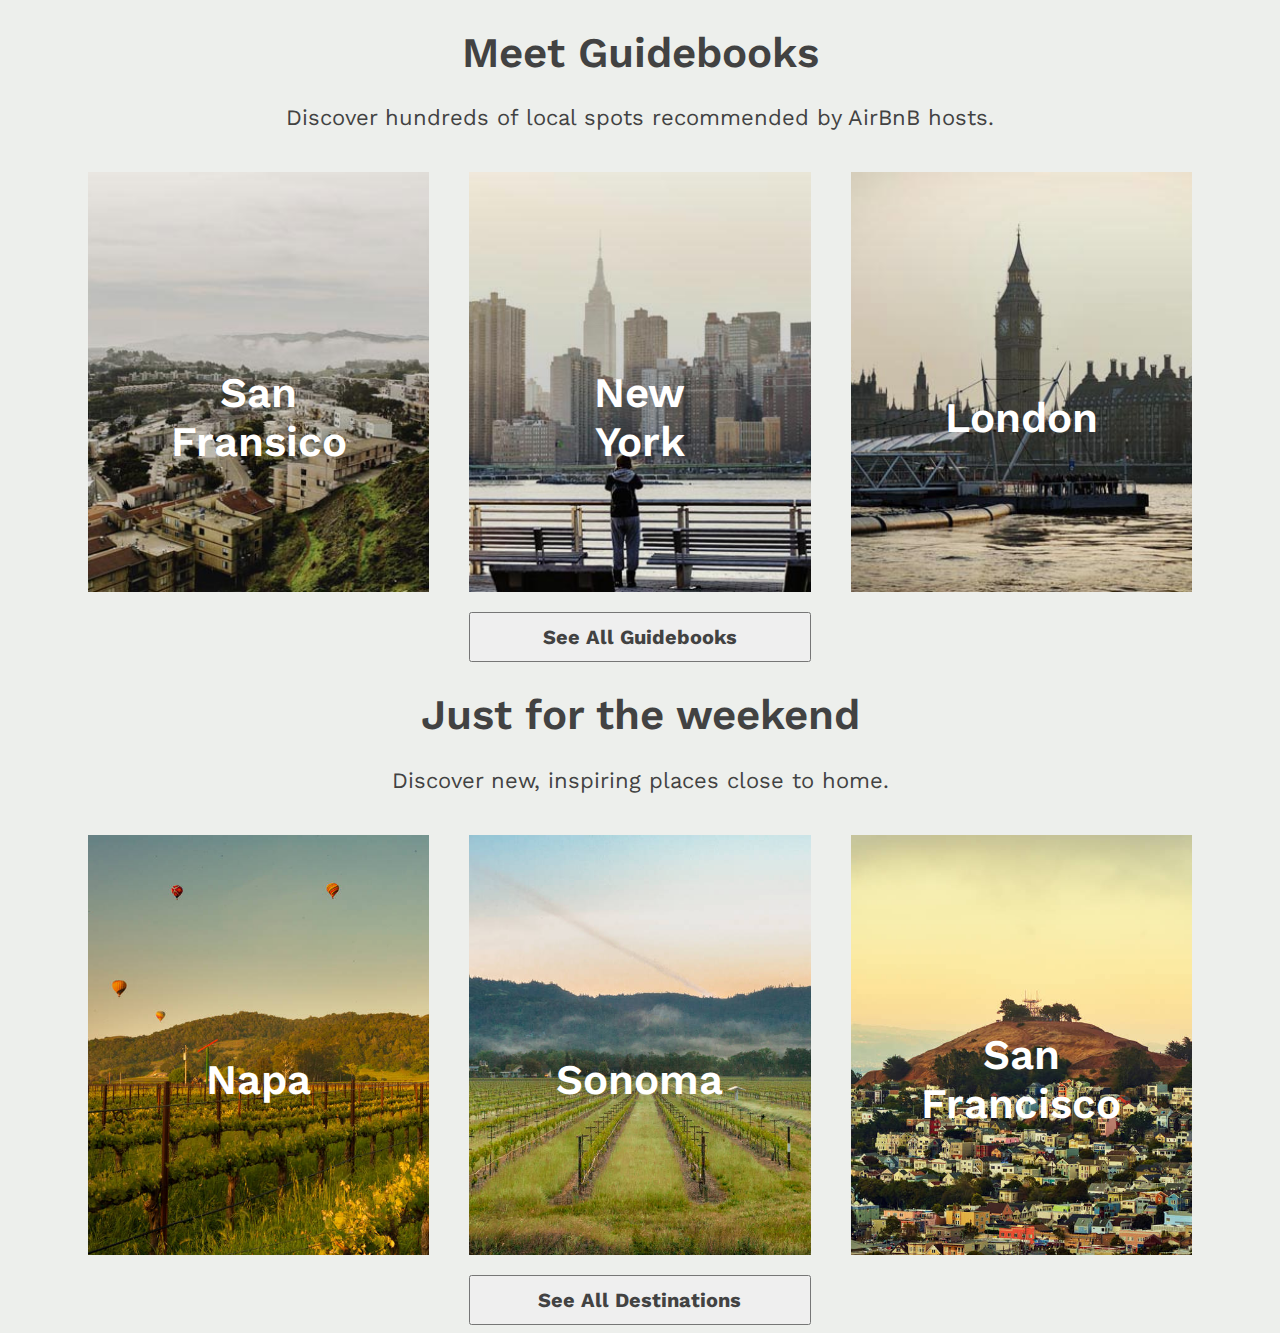
<file: index.html>
<!DOCTYPE html>
<html lang="en">
  <head>
    <meta charset="UTF-8" />
    <meta name="viewport" content="width=device-width, initial-scale=1" />
    <link rel="stylesheet" href="./style.css" />
    <link
      href="https://fonts.googleapis.com/css2?family=Work+Sans:wght@500;600&display=swap"
      rel="stylesheet"
    />
    <title>AirBnB - cblender</title>
  </head>
  <body>
    <div>
      <h1>Meet Guidebooks</h1>
    </div>

    <div>
      <h3>Discover hundreds of local spots recommended by AirBnB hosts.</h3>
    </div>

    <div class="gallery">
      <div class="card" id="SanFran">
        <h2 class="place">San Fransico</h2>
      </div>

      <div class="card" id="NewYork">
        <h2 class="place">New York</h2>
      </div>

      <div class="card" id="London">
        <h2 class="place">London</h2>
      </div>
    </div>

    <div>
      <button class="button">See All Guidebooks</button>
    </div>

    <div>
      <h1>Just for the weekend</h1>
    </div>

    <div>
      <h3>Discover new, inspiring places close to home.</h3>
    </div>

    <div class="gallery">
      <div class="card" id="Napa">
        <h2 class="place">Napa</h2>
      </div>

      <div class="card" id="Sonoma">
        <h2 class="place">Sonoma</h2>
      </div>

      <div class="card" id="SanFran2">
        <h2 class="place">San Francisco</h2>
      </div>
    </div>

    <div>
      <button class="button">See All Destinations</button>
    </div>
  </body>
</html>
</file>
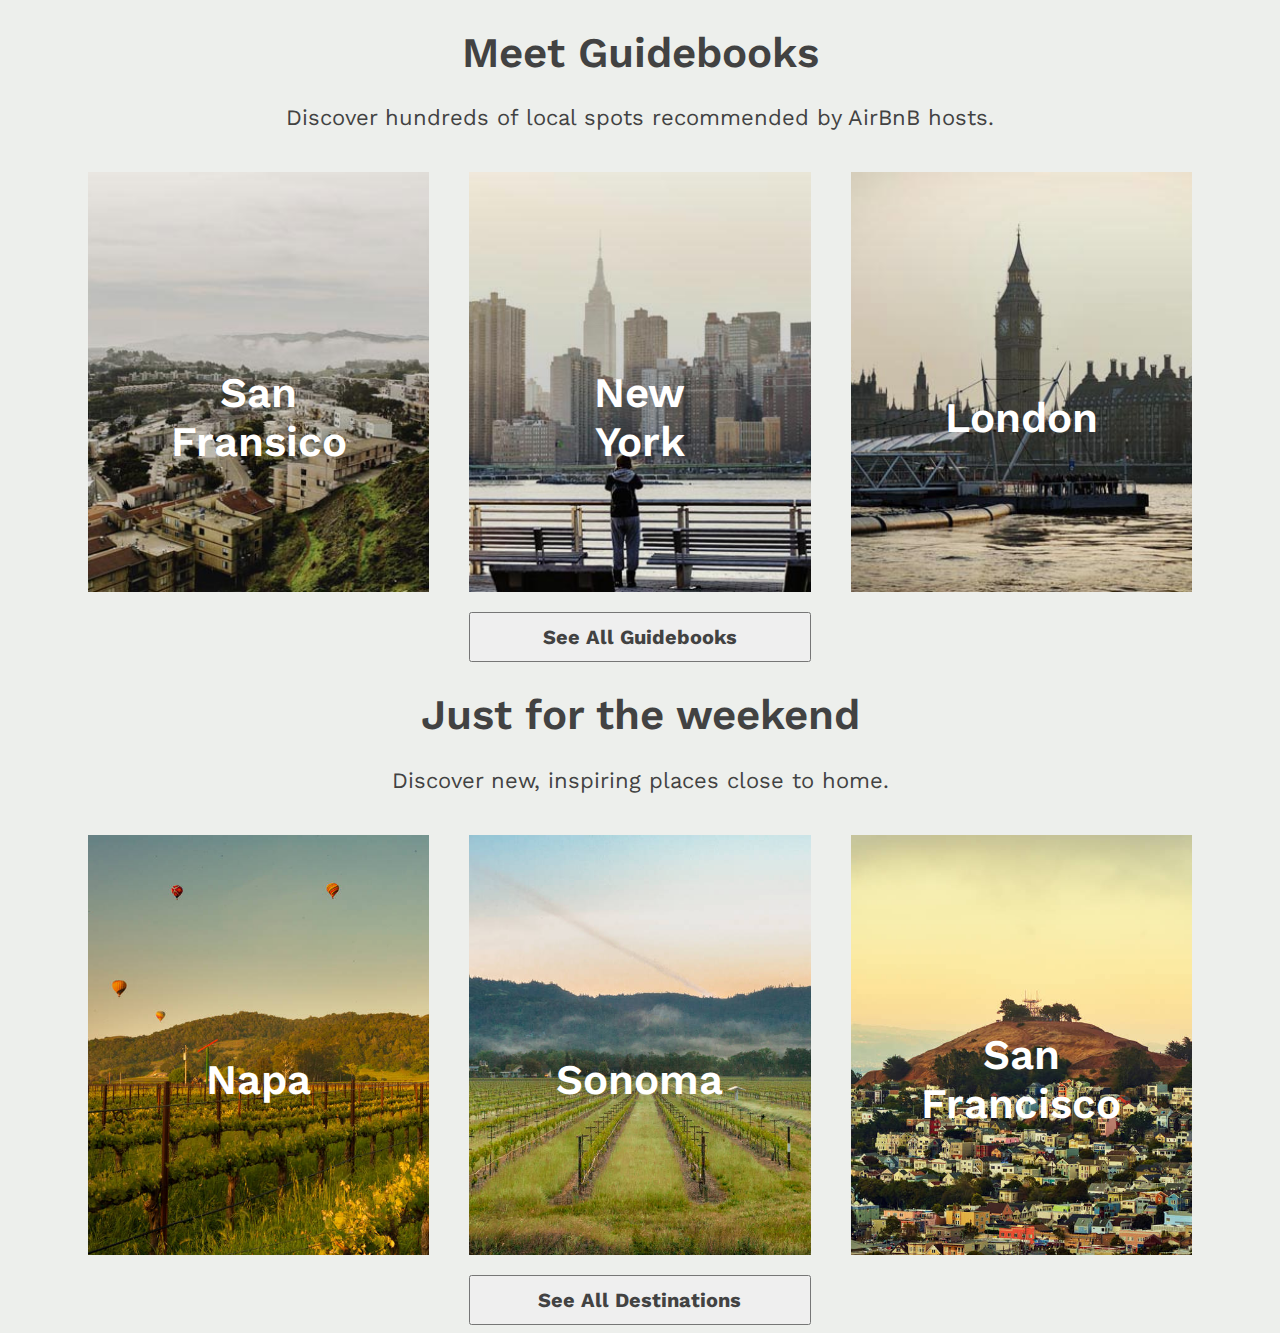
<file: lib/index.html>
<!DOCTYPE html>
<html lang="en">
  <head>
    <meta charset="UTF-8" />
    <meta name="viewport" content="width=device-width, initial-scale=1" />
    <link rel="stylesheet" href="./css/style.css" />
    <link
      href="https://fonts.googleapis.com/css2?family=Work+Sans:wght@500;600&display=swap"
      rel="stylesheet"
    />
    <title>AirBnB - cblender</title>
  </head>
  <body>
    <div>
      <h1>Meet Guidebooks</h1>
    </div>

    <div>
      <h3>Discover hundreds of local spots recommended by AirBnB hosts.</h3>
    </div>

    <div class="gallery">
      <div class="card" id="SanFran">
        <h2 class="place">San Fransico</h2>
      </div>

      <div class="card" id="NewYork">
        <h2 class="place">New York</h2>
      </div>

      <div class="card" id="London">
        <h2 class="place">London</h2>
      </div>
    </div>

    <div>
      <button class="button">See All Guidebooks</button>
    </div>

    <div>
      <h1>Just for the weekend</h1>
    </div>

    <div>
      <h3>Discover new, inspiring places close to home.</h3>
    </div>

    <div class="gallery">
      <div class="card" id="Napa">
        <h2 class="place">Napa</h2>
      </div>

      <div class="card" id="Sonoma">
        <h2 class="place">Sonoma</h2>
      </div>

      <div class="card" id="SanFran2">
        <h2 class="place">San Francisco</h2>
      </div>
    </div>

    <div>
      <button class="button">See All Destinations</button>
    </div>
  </body>
</html>
</file>
<file: style.css>
h1 {
  color: #424242;
  font-family: "Work Sans", sans-serif;
  font-size: 42px;
  text-align: center;
  font-weight: 600;
}

h2 {
  color: white;
  font-family: "Work Sans", sans-serif;
  font-size: 42px;
  text-align: center;
  font-weight: 600;
}

h3 {
  color: #424242;
  font-family: "Work Sans", sans-serif;
  font-size: 22px;
  text-align: center;
  font-weight: 400;
}

body {
  background-color: #edefec;
}

button {
  width: 27%;
  height: 50px;
  color: #424242;
  font-family: "Work Sans", sans-serif;
  font-size: 16px;
  text-align: center;
  font-weight: 400;
}

div {
  text-align: center;
}

img {
  width: 100%;
}

.button {
  font-size: 20px;
  font-weight: bold;
}

.card {
  position: relative;
  text-align: center;
  width: 27%;
  height: 420px;
  margin: 20px 20px 20px 20px;
}

.gallery {
  display: flex;
  justify-content: center;
  align-items: center;
  flex-wrap: nowrap;
  flex-direction: row;
}

.place {
  position: absolute;
  top: 50%;
  left: 50%;
  transform: translate(-50%, -50%);
}

#SanFran {
  background-image: url("./lib/img/san-francisco.jpg");
  background-size: cover;
  background-repeat: no-repeat;
  background-position: 50% 50%;
}

#NewYork {
  background-image: url("./lib/img/new-york.jpg");
  background-size: cover;
  background-repeat: no-repeat;
  background-position: 50% 50%;
}

#London {
  background-image: url("./lib/img/london.jpg");
  background-size: cover;
  background-repeat: no-repeat;
  background-position: 50% 50%;
}

#Napa {
  background-image: url("./lib/img/napa.jpg");
  background-size: cover;
  background-repeat: no-repeat;
  background-position: 50% 50%;
}

#Sonoma {
  background-image: url("./lib/img/sonoma.jpg");
  background-size: cover;
  background-repeat: no-repeat;
  background-position: 50% 50%;
}

#SanFran2 {
  background-image: url("./lib/img/san-francisco-2.jpg");
  background-size: cover;
  background-repeat: no-repeat;
  background-position: 50% 50%;
}
</file>
<file: lib/css/style.css>
h1 {
  color: #424242;
  font-family: "Work Sans", sans-serif;
  font-size: 42px;
  text-align: center;
  font-weight: 600;
}

h2 {
  color: white;
  font-family: "Work Sans", sans-serif;
  font-size: 42px;
  text-align: center;
  font-weight: 600;
}

h3 {
  color: #424242;
  font-family: "Work Sans", sans-serif;
  font-size: 22px;
  text-align: center;
  font-weight: 400;
}

body {
  background-color: #edefec;
}

button {
  width: 27%;
  height: 50px;
  color: #424242;
  font-family: "Work Sans", sans-serif;
  font-size: 16px;
  text-align: center;
  font-weight: 400;
}

div {
  text-align: center;
}

img {
  width: 100%;
}

.button {
  font-size: 20px;
  font-weight: bold;
}

.card {
  position: relative;
  text-align: center;
  width: 27%;
  height: 420px;
  margin: 20px 20px 20px 20px;
}

.gallery {
  display: flex;
  justify-content: center;
  align-items: center;
  flex-wrap: nowrap;
  flex-direction: row;
}

.place {
  position: absolute;
  top: 50%;
  left: 50%;
  transform: translate(-50%, -50%);
}

#SanFran {
  background-image: url("../img/san-francisco.jpg");
  background-size: cover;
  background-repeat: no-repeat;
  background-position: 50% 50%;
}

#NewYork {
  background-image: url("../img/new-york.jpg");
  background-size: cover;
  background-repeat: no-repeat;
  background-position: 50% 50%;
}

#London {
  background-image: url("../img/london.jpg");
  background-size: cover;
  background-repeat: no-repeat;
  background-position: 50% 50%;
}

#Napa {
  background-image: url("../img/napa.jpg");
  background-size: cover;
  background-repeat: no-repeat;
  background-position: 50% 50%;
}

#Sonoma {
  background-image: url("../img/sonoma.jpg");
  background-size: cover;
  background-repeat: no-repeat;
  background-position: 50% 50%;
}

#SanFran2 {
  background-image: url("../img/san-francisco-2.jpg");
  background-size: cover;
  background-repeat: no-repeat;
  background-position: 50% 50%;
}
</file>
